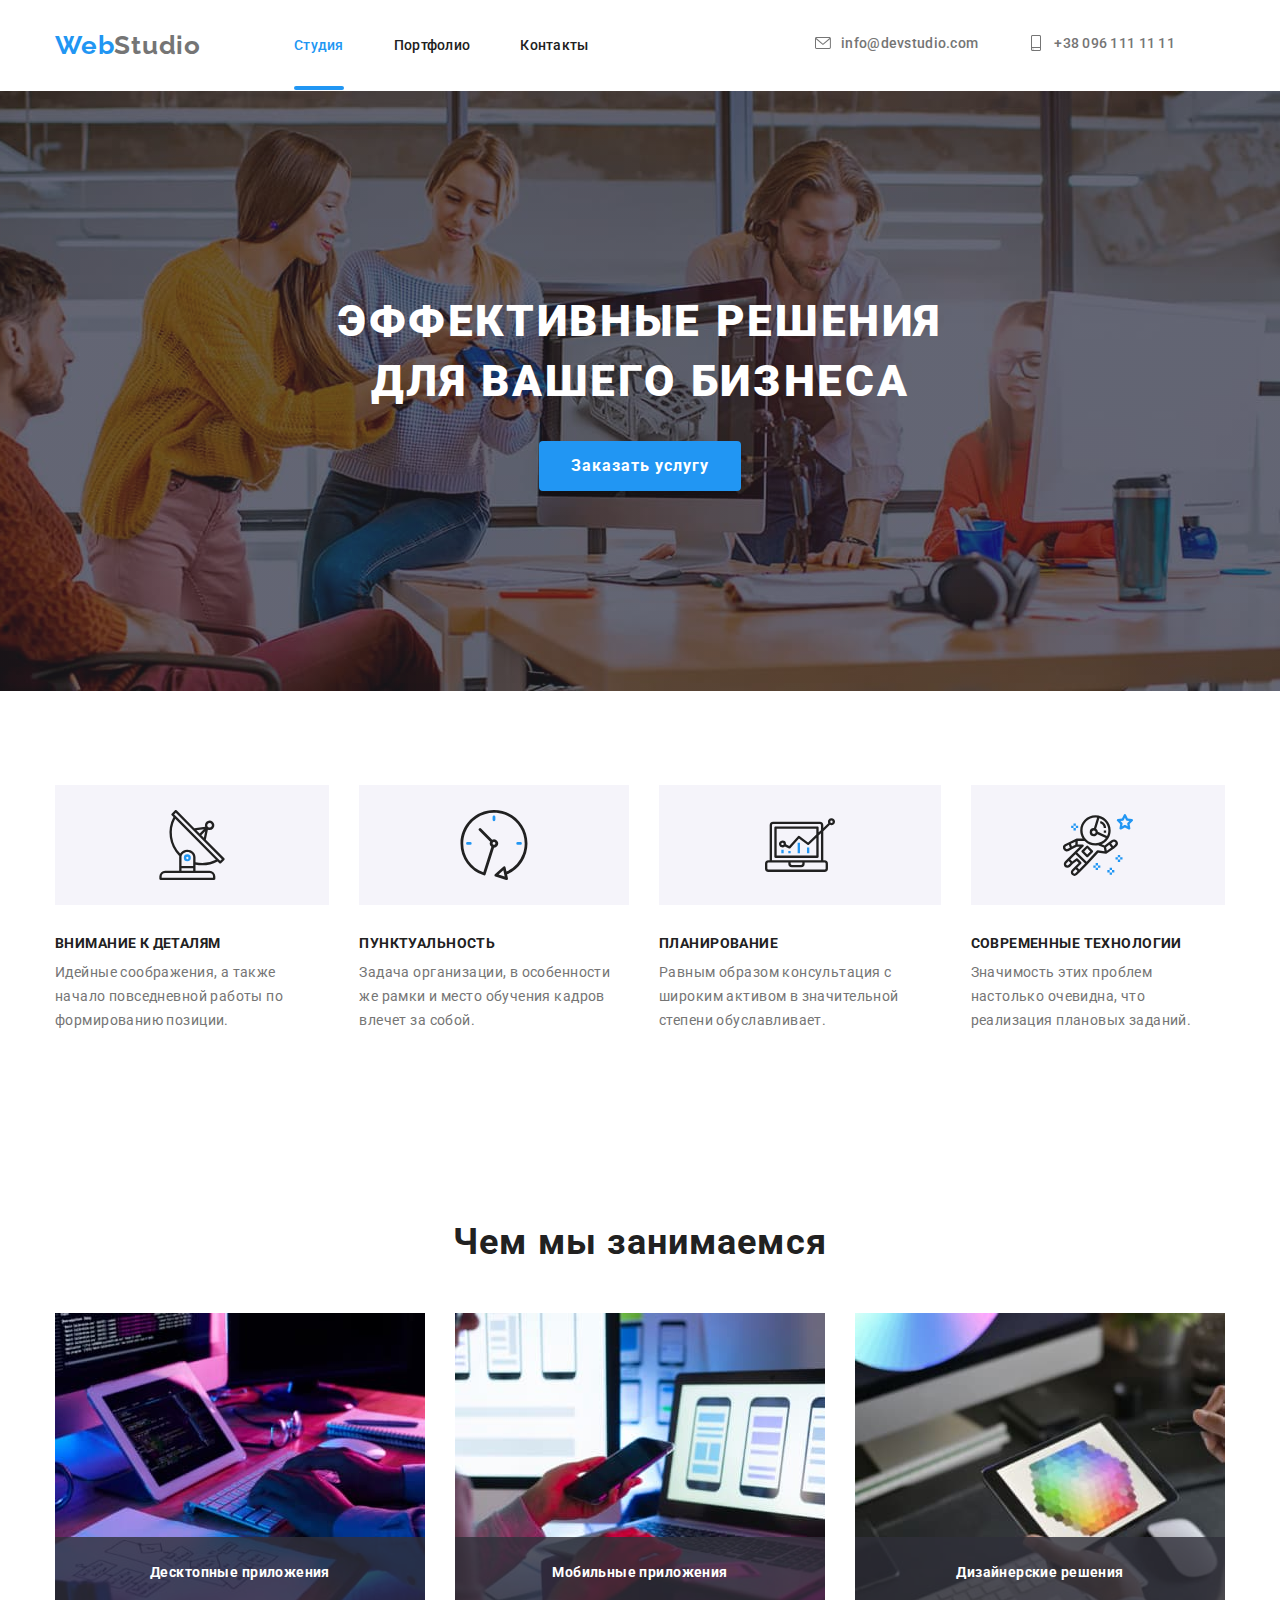
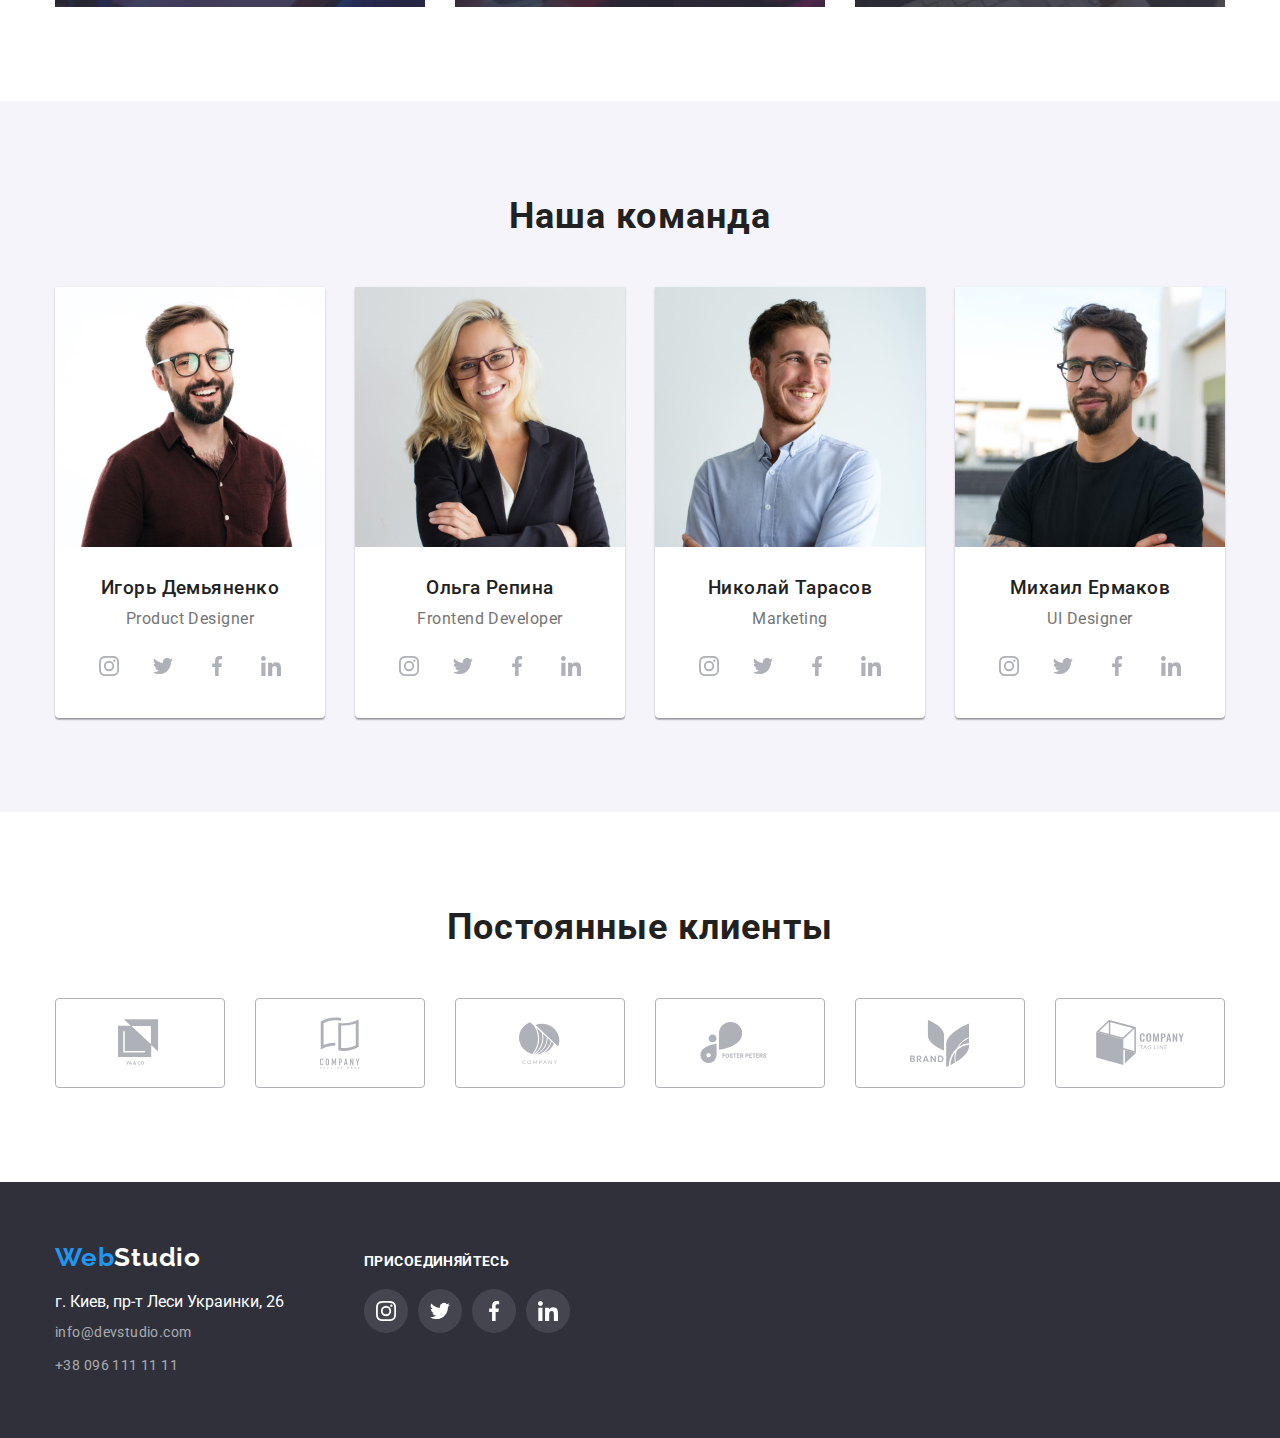
<file: index.html>
<!DOCTYPE html>
<html lang="ru">
  <head>
    <meta charset="UTF-8" />
    <meta name="viewport" content="width=device-width, initial-scale=1.0" />
    <title>WebStudio</title>
    <link rel="stylesheet" href="https://cdnjs.cloudflare.com/ajax/libs/modern-normalize/1.0.0/modern-normalize.css" />
    <link href="https://fonts.googleapis.com/css2?family=Raleway:wght@700&family=Roboto:wght@400;500;700;900&display=swap" rel="stylesheet" />
    <link rel="stylesheet" href="https://cdnjs.cloudflare.com/ajax/libs/animate.css/4.1.1/animate.min.css" />
    <link rel="stylesheet" href="./css/styles.css" />
  </head>
  <body>
    <!-- Header -->
    <header class="header index">
      <div class="container flexbox">
        <nav class="navigation flexbox">
          <a class="logo link animate__zoomIn" href="./index.html" aria-label="логотип веб студии"
            ><span class="logo-web" lang="en">Web</span><span lang="en">Studio</span></a
          >
          <ul class="navigation-list list flexbox">
            <li class="navigation-list-item"><a class="navigation-list-link link current" href="./index.html">Студия</a></li>
            <li class="navigation-list-item"><a class="navigation-list-link link" href="./portfolio.html">Портфолио</a></li>
            <li class="navigation-list-item"><a class="navigation-list-link link" href="">Контакты</a></li>
          </ul>
        </nav>
        <address class="header-address">
          <ul class="header-address-list list flexbox">
            <li class="header-address-item">
              <a class="header-address-link link" href="mailto:info@devstudio.com"
                ><svg class="mail-icon"><use href="./images/sprite.svg#icon-envelope"></use></svg>info@devstudio.com</a
              >
            </li>
            <li class="header-address-item">
              <a class="header-address-link link" href="tel:+380961111111">
                <svg class="phone-icon">
                  <use href="./images/sprite.svg#icon-smartphone"></use>
                </svg>
                +38 096 111 11 11
              </a>
            </li>
          </ul>
        </address>
      </div>
    </header>
    <main>
      <!-- Hero -->
      <section class="hero">
        <div class="container">
          <h1 class="hero-title">
            Эффективные решения<br />
            для вашего бизнеса
          </h1>
          <button class="modal-btn" type="button" data-modal-open>Заказать услугу</button>
        </div>
      </section>
      <!-- Advantages -->
      <section class="advantages">
        <div class="container">
          <h2 class="visually-hidden">Преимущества</h2>
          <ul class="advantages-list list flexbox">
            <li class="advantages-list-item antenna">
              <h3 class="advantages-subtitle">Внимание к деталям</h3>
              <p class="advantages-description">Идейные соображения, а также начало повседневной работы по формированию позиции.</p>
            </li>
            <li class="advantages-list-item clock">
              <h3 class="advantages-subtitle">Пунктуальность</h3>
              <p class="advantages-description">Задача организации, в особенности же рамки и место обучения кадров влечет за собой.</p>
            </li>
            <li class="advantages-list-item diagram">
              <h3 class="advantages-subtitle">Планирование</h3>
              <p class="advantages-description">Равным образом консультация с широким активом в значительной степени обуславливает.</p>
            </li>
            <li class="advantages-list-item astronaut">
              <h3 class="advantages-subtitle">Современные технологии</h3>
              <p class="advantages-description">Значимость этих проблем настолько очевидна, что реализация плановых заданий.</p>
            </li>
          </ul>
        </div>
      </section>
      <!-- About us -->
      <section class="about">
        <div class="container">
          <h2 class="section-title">Чем мы занимаемся</h2>
          <ul class="about-list list flexbox">
            <li class="about-list-item">
              <img
                class="about-list-img"
                src="images/about-us/job-1.jpg"
                alt="программист набирает код
                    на компьютере"
                width="370"
                height="294"
              />
              <p class="about-list-label">Десктопные приложения</p>
            </li>
            <li class="about-list-item">
              <img
                class="about-list-img"
                src="./images/about-us/job-2.jpg"
                alt="специалист держит смартфон перед компьютером с изображениями смартфонов"
                width="370"
                height="294"
              />
              <p class="about-list-label">Мобильные приложения</p>
            </li>
            <li class="about-list-item">
              <img
                class="about-list-img"
                src="./images/about-us/job-3.jpg"
                alt="дизайнер работает с цветовой схемой на планшете"
                width="370"
                height="294"
              />
              <p class="about-list-label">Дизайнерские решения</p>
            </li>
          </ul>
        </div>
      </section>
      <!-- Our team -->
      <section class="team">
        <div class="container">
          <h2 class="section-title">Наша команда</h2>
          <ul class="team-list list flexbox">
            <li class="team-list-item">
              <img class="team-list-img" src="./images/team/igor-dem.jpg" alt="Игорь Демьяненко" width="270" height="260" />
              <div class="team-item-text">
                <h3 class="team-subtitle">Игорь Демьяненко</h3>
                <p class="team-description" lang="en">Product Designer</p>
                <ul class="social-links-list list flexbox">
                  <li class="social-links-item">
                    <a href="" class="social-link link">
                      <svg class="social-link-icon"><use href="./images/sprite.svg#icon-instagram"></use></svg>
                    </a>
                  </li>
                  <li class="social-links-item">
                    <a href="" class="social-link link">
                      <svg class="social-link-icon"><use href="./images/sprite.svg#icon-twitter"></use></svg>
                    </a>
                  </li>
                  <li class="social-links-item">
                    <a href="" class="social-link link">
                      <svg class="social-link-icon"><use href="./images/sprite.svg#icon-facebook"></use></svg>
                    </a>
                  </li>
                  <li class="social-links-item">
                    <a href="" class="social-link link">
                      <svg class="social-link-icon"><use href="./images/sprite.svg#icon-linkedin"></use></svg>
                    </a>
                  </li>
                </ul>
              </div>
            </li>
            <li class="team-list-item">
              <img class="team-list-img" src="./images/team/olga-rep.jpg" alt="Ольга Репина" width="270" height="260" />
              <div class="team-item-text">
                <h3 class="team-subtitle">Ольга Репина</h3>
                <p class="team-description" lang="en">Frontend Developer</p>
                <ul class="social-links-list list flexbox">
                  <li class="social-links-item">
                    <a href="" class="social-link link">
                      <svg class="social-link-icon">
                        <use href="./images/sprite.svg#icon-instagram"></use>
                      </svg>
                    </a>
                  </li>
                  <li class="social-links-item">
                    <a href="" class="social-link link">
                      <svg class="social-link-icon">
                        <use href="./images/sprite.svg#icon-twitter"></use>
                      </svg>
                    </a>
                  </li>
                  <li class="social-links-item">
                    <a href="" class="social-link link">
                      <svg class="social-link-icon">
                        <use href="./images/sprite.svg#icon-facebook"></use>
                      </svg>
                    </a>
                  </li>
                  <li class="social-links-item">
                    <a href="" class="social-link link">
                      <svg class="social-link-icon">
                        <use href="./images/sprite.svg#icon-linkedin"></use>
                      </svg>
                    </a>
                  </li>
                </ul>
              </div>
            </li>
            <li class="team-list-item">
              <img class="team-list-img" src="./images/team/nikolai-tar.jpg" alt="Николай Тарасов" width="270" height="260" />
              <div class="team-item-text">
                <h3 class="team-subtitle">Николай Тарасов</h3>
                <p class="team-description" lang="en">Marketing</p>
                <ul class="social-links-list list flexbox">
                  <li class="social-links-item">
                    <a href="" class="social-link link">
                      <svg class="social-link-icon">
                        <use href="./images/sprite.svg#icon-instagram"></use>
                      </svg>
                    </a>
                  </li>
                  <li class="social-links-item">
                    <a href="" class="social-link link">
                      <svg class="social-link-icon">
                        <use href="./images/sprite.svg#icon-twitter"></use>
                      </svg>
                    </a>
                  </li>
                  <li class="social-links-item">
                    <a href="" class="social-link link">
                      <svg class="social-link-icon">
                        <use href="./images/sprite.svg#icon-facebook"></use>
                      </svg>
                    </a>
                  </li>
                  <li class="social-links-item">
                    <a href="" class="social-link link">
                      <svg class="social-link-icon">
                        <use href="./images/sprite.svg#icon-linkedin"></use>
                      </svg>
                    </a>
                  </li>
                </ul>
              </div>
            </li>
            <li class="team-list-item">
              <img class="team-list-img" src="./images/team/mikhail-erm.jpg" alt="Михаил Ермаков" width="270" height="260" />
              <div class="team-item-text">
                <h3 class="team-subtitle">Михаил Ермаков</h3>
                <p class="team-description" lang="en">UI Designer</p>
                <ul class="social-links-list list flexbox">
                  <li class="social-links-item">
                    <a href="" class="social-link link">
                      <svg class="social-link-icon">
                        <use href="./images/sprite.svg#icon-instagram"></use>
                      </svg>
                    </a>
                  </li>
                  <li class="social-links-item">
                    <a href="" class="social-link link">
                      <svg class="social-link-icon">
                        <use href="./images/sprite.svg#icon-twitter"></use>
                      </svg>
                    </a>
                  </li>
                  <li class="social-links-item">
                    <a href="" class="social-link link">
                      <svg class="social-link-icon">
                        <use href="./images/sprite.svg#icon-facebook"></use>
                      </svg>
                    </a>
                  </li>
                  <li class="social-links-item">
                    <a href="" class="social-link link">
                      <svg class="social-link-icon">
                        <use href="./images/sprite.svg#icon-linkedin"></use>
                      </svg>
                    </a>
                  </li>
                </ul>
              </div>
            </li>
          </ul>
        </div>
      </section>
      <!-- Our clients -->
      <section class="clients">
        <div class="container">
          <h2 class="section-title">Постоянные клиенты</h2>
          <ul class="client-list list flexbox">
            <li class="client-list-item">
              <a href="" class="client-list-link">
                <svg class="client-link-icon" width="44.27" height="49.23">
                  <use href="./images/sprite.svg#icon-logo-1"></use>
                </svg>
              </a>
            </li>
            <li class="client-list-item">
              <a href="" class="client-list-link">
                <svg class="client-link-icon" width="40" height="52">
                  <use href="./images/sprite.svg#icon-logo-2"></use>
                </svg>
              </a>
            </li>
            <li class="client-list-item">
              <a href="" class="client-list-link">
                <svg class="client-link-icon" width="41" height="42.6">
                  <use href="./images/sprite.svg#icon-logo-3"></use>
                </svg>
              </a>
            </li>
            <li class="client-list-item">
              <a href="" class="client-list-link">
                <svg class="client-link-icon" width="79.66" height="42">
                  <use href="./images/sprite.svg#icon-logo-4"></use>
                </svg>
              </a>
            </li>
            <li class="client-list-item">
              <a href="" class="client-list-link">
                <svg class="client-link-icon" width="59" height="47">
                  <use href="./images/sprite.svg#icon-logo-5"></use>
                </svg>
              </a>
            </li>
            <li class="client-list-item">
              <a href="" class="client-list-link">
                <svg class="client-link-icon" width="88.48" height="45.44">
                  <use href="./images/sprite.svg#icon-logo-6"></use>
                </svg>
              </a>
            </li>
          </ul>
        </div>
      </section>
    </main>
    <!-- Contact info -->
    <footer class="footer">
      <div class="container flexbox">
        <div class="footer-address">
          <a class="logo link" href="./index.html"><span class="logo-web" lang="en">Web</span><span lang="en">Studio</span></a>
          <address class="address">
            <ul class="footer-address-list list">
              <li class="footer-address-list-item">
                <a class="footer-address-list-link-location link" href="https://goo.gl/maps/ShxmfAcCWu9pEMcT8" target="_blank">
                  г. Киев, пр-т Леси Украинки, 26
                </a>
              </li>
              <li class="footer-address-list-item">
                <a class="footer-address-list-link link" href="mailto:info@devstudio.com">info@devstudio.com</a>
              </li>
              <li class="footer-address-list-item">
                <a class="footer-address-list-link link" href="tel:+380961111111">+38 096 111 11 11</a>
              </li>
            </ul>
          </address>
        </div>
        <div class="footer-social-links">
          <b>Присоединяйтесь</b>
          <ul class="footer-social-links-list list flexbox">
            <li class="footer-social-links-item">
              <a href="" class="footer-social-link link">
                <svg class="footer-social-link-icon">
                  <use href="./images/sprite.svg#icon-instagram"></use>
                </svg>
              </a>
            </li>
            <li class="footer-social-links-item">
              <a href="" class="footer-social-link link">
                <svg class="footer-social-link-icon">
                  <use href="./images/sprite.svg#icon-twitter"></use>
                </svg>
              </a>
            </li>
            <li class="footer-social-links-item">
              <a href="" class="footer-social-link link">
                <svg class="footer-social-link-icon">
                  <use href="./images/sprite.svg#icon-facebook"></use>
                </svg>
              </a>
            </li>
            <li class="footer-social-links-item">
              <a href="" class="footer-social-link link">
                <svg class="footer-social-link-icon">
                  <use href="./images/sprite.svg#icon-linkedin"></use>
                </svg>
              </a>
            </li>
          </ul>
        </div>
      </div>
    </footer>
    <div class="backdrop is-hidden" data-modal>
      <div class="modal">
        <button type="button" class="modal-close-btn flexbox" data-modal-close>
          <svg class="modal-btn-icon">
            <use href="./images/sprite.svg#close-btn-icon"></use>
          </svg>
        </button>
      </div>
    </div>
    <script src="./js/modal.js"></script>
  </body>
</html>
</file>
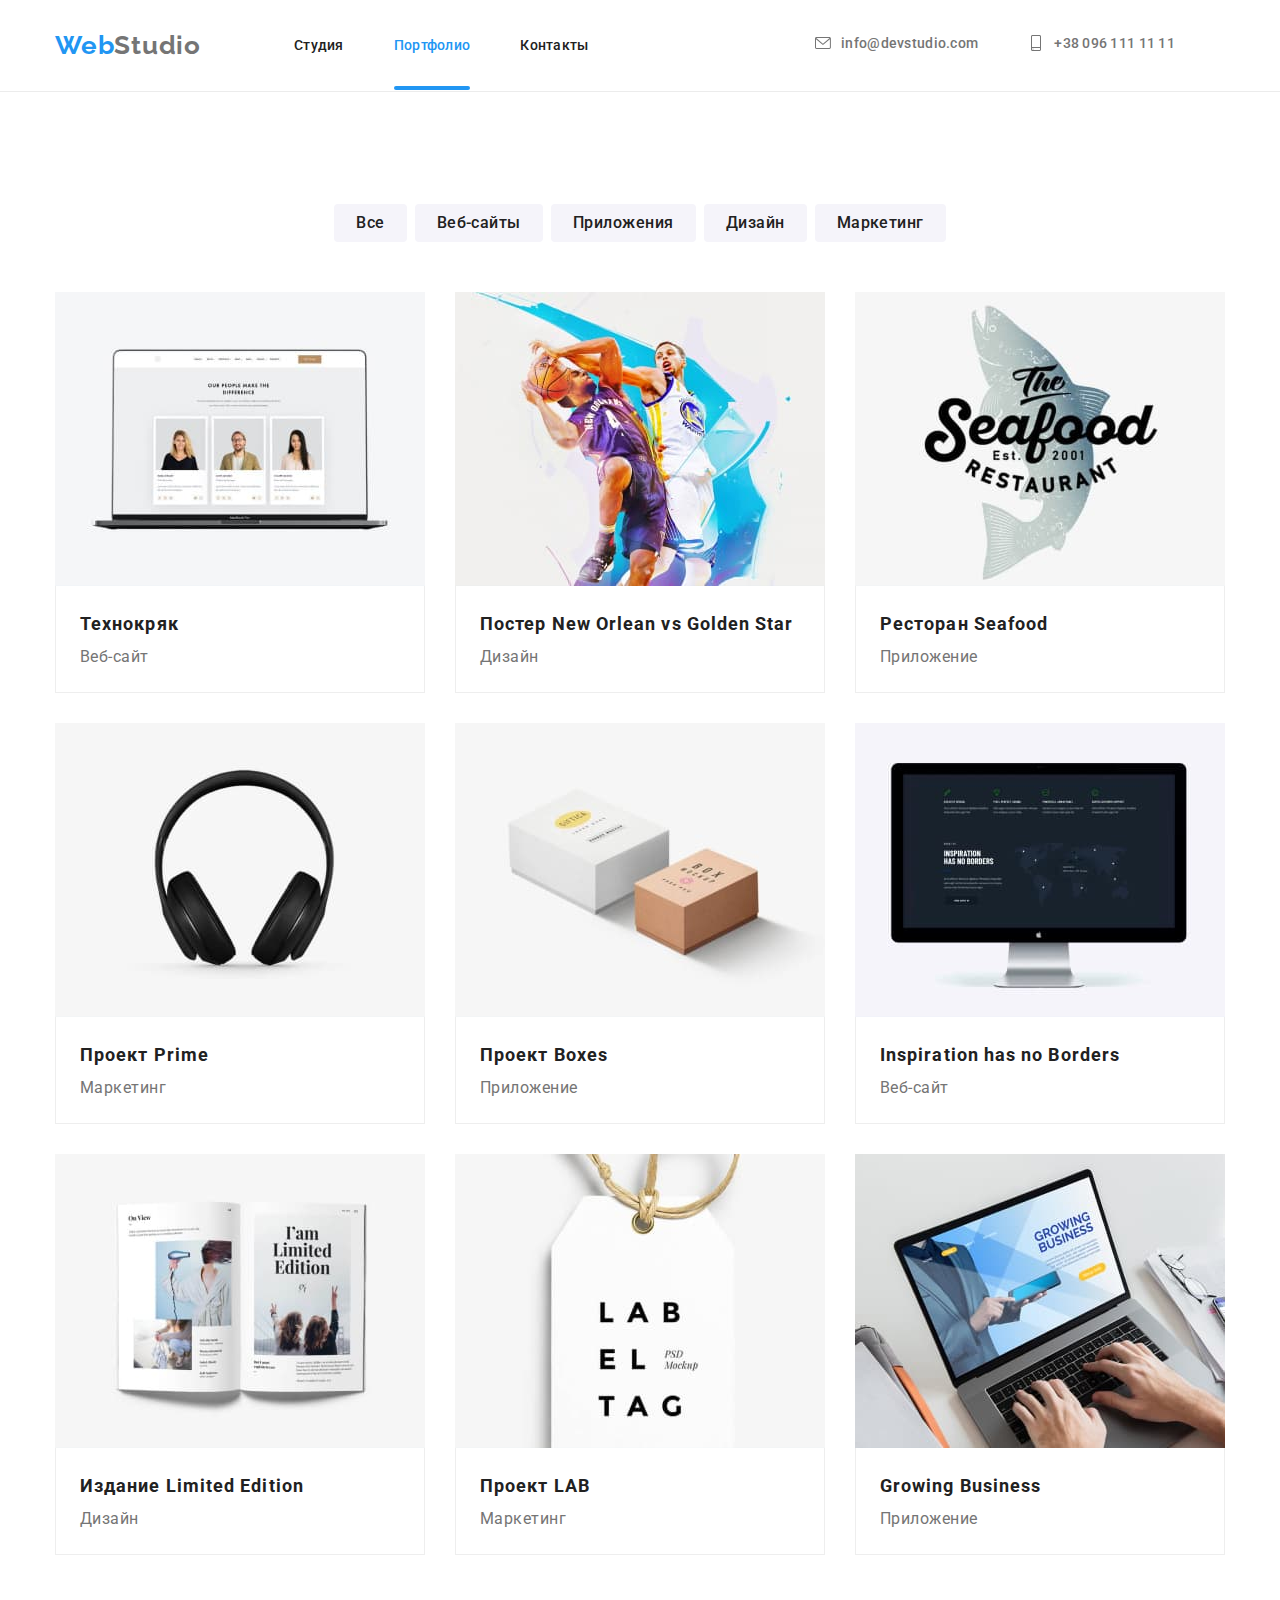
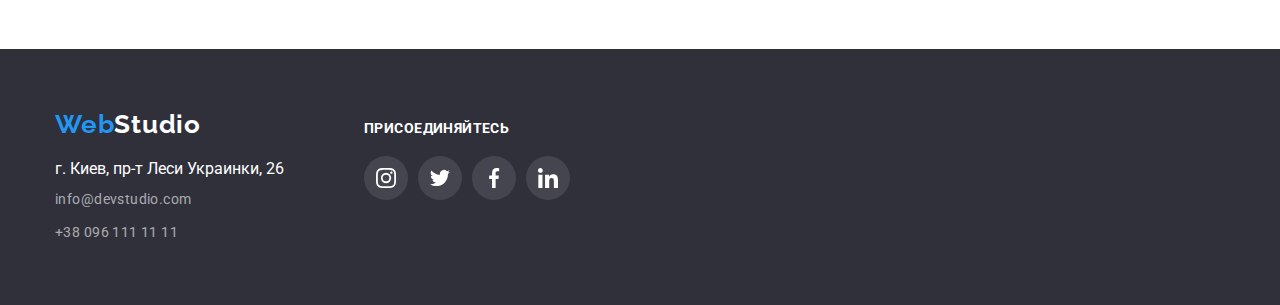
<file: portfolio.html>
<!DOCTYPE html>
<html lang="en">
  <head>
    <meta charset="UTF-8" />
    <meta name="viewport" content="width=device-width, initial-scale=1.0" />
    <title>Портфолио</title>
    <link rel="stylesheet" href="https://cdnjs.cloudflare.com/ajax/libs/modern-normalize/1.0.0/modern-normalize.css" />
    <link href="https://fonts.googleapis.com/css2?family=Raleway:wght@700&family=Roboto:wght@400;500;700;900&display=swap" rel="stylesheet" />
    <link rel="stylesheet" href="https://cdnjs.cloudflare.com/ajax/libs/animate.css/4.1.1/animate.min.css" />
    <link rel="stylesheet" href="./css/styles.css" />
  </head>
  <body>
    <!-- Header -->
    <header class="header">
      <div class="container flexbox">
        <nav class="navigation flexbox">
          <a class="logo link animate__zoomIn" href="./index.html" aria-label="логотип веб студии"
            ><span class="logo-web" lang="en">Web</span><span lang="en">Studio</span></a
          >
          <ul class="navigation-list list flexbox">
            <li class="navigation-list-item"><a class="navigation-list-link link" href="./index.html">Студия</a></li>
            <li class="navigation-list-item"><a class="navigation-list-link link current" href="./portfolio.html">Портфолио</a></li>
            <li class="navigation-list-item"><a class="navigation-list-link link" href="">Контакты</a></li>
          </ul>
        </nav>
        <address class="header-address">
          <ul class="header-address-list list flexbox">
            <li class="header-address-item">
              <a class="header-address-link link" href="mailto:info@devstudio.com"
                ><svg class="mail-icon">
                  <use href="./images/sprite.svg#icon-envelope"></use>
                </svg>
                info@devstudio.com
              </a>
            </li>
            <li class="header-address-item">
              <a class="header-address-link link" href="tel:+380961111111"
                ><svg class="phone-icon">
                  <use href="./images/sprite.svg#icon-smartphone"></use>
                </svg>
                +38 096 111 11 11
              </a>
            </li>
          </ul>
        </address>
      </div>
    </header>
    <main>
      <!-- Portfolio -->
      <section class="portfolio">
        <div class="container">
          <h1 class="visually-hidden">Наши работы</h1>
             
          <ul class="filter-list list flexbox">
            <li class="filter-list-item"><button class="filter-list-btn" type="button">Все</button></li>
            <li class="filter-list-item"><button class="filter-list-btn" type="button">Веб-сайты</button></li>
            <li class="filter-list-item"><button class="filter-list-btn" type="button">Приложения</button></li>
            <li class="filter-list-item"><button class="filter-list-btn" type="button">Дизайн</button></li>
            <li class="filter-list-item"><button class="filter-list-btn" type="button">Маркетинг</button></li>
          </ul>
          <ul class="portfolio-list list flexbox">
            <li class="portfolio-list-item">
              <a href="" class="portfolio-list-link link">
                <div class="portfolio-thumb">
                  <img class="portfolio-list-img" src="./images/our-works/tech-crack.jpg" alt="Веб-сайт Технокряк" width="370" height="294" />
                  <p class="portfolio-list-overlay">
                    Технокряк это современная площадка распространения коронавируса. Компании используют эту платформу для цифрового шпионажа и атак
                    на защищённые сервера конкурентов.
                  </p>
                </div>
                <div class="portfolio-item-text">
                  <h2 class="portfolio-item-title">Технокряк</h2>
                  <p class="portfolio-item-descr">Веб-сайт</p>
                </div>
              </a>
            </li>
            <li class="portfolio-list-item">
              <a href="" class="portfolio-list-link link">
                <div class="portfolio-thumb">
                  <img
                    class="portfolio-list-img"
                    src="./images/our-works/poster-neworlean.jpg"
                    alt="постер Новый Орлеан против Голден Стар"
                    width="370"
                    height="294"
                  />
                  <p class="portfolio-list-overlay">
                    Технокряк это современная площадка распространения коронавируса. Компании используют эту платформу для цифрового шпионажа и атак
                    на защищённые сервера конкурентов.
                  </p>
                </div>
                <div class="portfolio-item-text">
                  <h2 class="portfolio-item-title">Постер <span lang="en">New Orlean vs Golden Star</span></h2>
                  <p class="portfolio-item-descr">Дизайн</p>
                </div>
              </a>
            </li>
            <li class="portfolio-list-item">
              <a href="" class="portfolio-list-link link">
                <div class="portfolio-thumb">
                  <img
                    class="portfolio-list-img"
                    src="./images/our-works/restaurant-seafood.jpg"
                    alt="Приложение Ресторан Сифуд"
                    width="370"
                    height="294"
                  />
                  <p class="portfolio-list-overlay">
                    Технокряк это современная площадка распространения коронавируса. Компании используют эту платформу для цифрового шпионажа и атак
                    на защищённые сервера конкурентов.
                  </p>
                </div>
                <div class="portfolio-item-text">
                  <h2 class="portfolio-item-title">Ресторан <span lang="en">Seafood</span></h2>
                  <p class="portfolio-item-descr">Приложение</p>
                </div>
              </a>
            </li>
            <li class="portfolio-list-item">
              <a href="" class="portfolio-list-link link">
                <div class="portfolio-thumb">
                  <img class="portfolio-list-img" src="./images/our-works/project-prime.jpg" alt="Маркетинг проекта Прайм" width="370" height="294" />
                  <p class="portfolio-list-overlay">
                    Технокряк это современная площадка распространения коронавируса. Компании используют эту платформу для цифрового шпионажа и атак
                    на защищённые сервера конкурентов.
                  </p>
                </div>
                <div class="portfolio-item-text">
                  <h2 class="portfolio-item-title">Проект <span lang="en">Prime</span></h2>
                  <p class="portfolio-item-descr">Маркетинг</p>
                </div>
              </a>
            </li>
            <li class="portfolio-list-item">
              <a href="" class="portfolio-list-link link">
                <div class="portfolio-thumb">
                  <img
                    class="portfolio-list-img"
                    src="./images/our-works/project-boxes.jpg"
                    alt="Приложение Проект коробки"
                    width="370"
                    height="294"
                  />
                  <p class="portfolio-list-overlay">
                    Технокряк это современная площадка распространения коронавируса. Компании используют эту платформу для цифрового шпионажа и атак
                    на защищённые сервера конкурентов.
                  </p>
                </div>
                <div class="portfolio-item-text">
                  <h2 class="portfolio-item-title">Проект <span lang="en">Boxes</span></h2>
                  <p class="portfolio-item-descr">Приложение</p>
                </div>
              </a>
            </li>
            <li class="portfolio-list-item">
              <a href="" class="portfolio-list-link link">
                <div class="portfolio-thumb">
                  <img
                    class="portfolio-list-img"
                    src="./images/our-works/inspiration-wo-borders.jpg"
                    alt="Веб-сайт Вдохновение не имеет границ"
                    width="370"
                    height="294"
                  />
                  <p class="portfolio-list-overlay">
                    Технокряк это современная площадка распространения коронавируса. Компании используют эту платформу для цифрового шпионажа и атак
                    на защищённые сервера конкурентов.
                  </p>
                </div>
                <div class="portfolio-item-text">
                  <h2 class="portfolio-item-title"><span lang="en">Inspiration has no Borders</span></h2>
                  <p class="portfolio-item-descr">Веб-сайт</p>
                </div>
              </a>
            </li>
            <li class="portfolio-list-item">
              <a href="" class="portfolio-list-link link">
                <div class="portfolio-thumb">
                  <img
                    class="portfolio-list-img"
                    src="./images/our-works/limited-edition.jpg"
                    alt="Дизайн издания Лимитед Эдишн"
                    width="370"
                    height="294"
                  />
                  <p class="portfolio-list-overlay">
                    Технокряк это современная площадка распространения коронавируса. Компании используют эту платформу для цифрового шпионажа и атак
                    на защищённые сервера конкурентов.
                  </p>
                </div>
                <div class="portfolio-item-text">
                  <h2 class="portfolio-item-title">Издание <span lang="en">Limited Edition</span></h2>
                  <p class="portfolio-item-descr">Дизайн</p>
                </div>
              </a>
            </li>
            <li class="portfolio-list-item">
              <a href="" class="portfolio-list-link link">
                <div class="portfolio-thumb">
                  <img class="portfolio-list-img" src="./images/our-works/project-lab.jpg" alt="Маркетинг проекта Лаб" width="370" height="294" />
                  <p class="portfolio-list-overlay">
                    Технокряк это современная площадка распространения коронавируса. Компании используют эту платформу для цифрового шпионажа и атак
                    на защищённые сервера конкурентов.
                  </p>
                </div>
                <div class="portfolio-item-text">
                  <h2 class="portfolio-item-title">Проект <span lang="en">LAB</span></h2>
                  <p class="portfolio-item-descr">Маркетинг</p>
                </div>
              </a>
            </li>
            <li class="portfolio-list-item">
              <a href="" class="portfolio-list-link link">
                <div class="portfolio-thumb">
                  <img
                    class="portfolio-list-img"
                    src="./images/our-works/growing-business.jpg"
                    alt="Приложение растущий бизнес"
                    width="370"
                    height="294"
                  />
                  <p class="portfolio-list-overlay">
                    Технокряк это современная площадка распространения коронавируса. Компании используют эту платформу для цифрового шпионажа и атак
                    на защищённые сервера конкурентов.
                  </p>
                </div>
                <div class="portfolio-item-text">
                  <h2 class="portfolio-item-title"><span lang="en">Growing Business</span></h2>
                  <p class="portfolio-item-descr">Приложение</p>
                </div>
              </a>
            </li>
          </ul>
        </div>
      </section>
    </main>
    <!-- Contact info -->
    <footer class="footer">
      <div class="container flexbox">
        <div class="footer-address">
          <a class="logo link" href="./index.html"><span class="logo-web" lang="en">Web</span><span lang="en">Studio</span></a>
          <address class="address">
            <ul class="footer-address-list list">
              <li class="footer-address-list-item">
                <a class="footer-address-list-link-location link" href="https://goo.gl/maps/ShxmfAcCWu9pEMcT8" target="_blank"
                  >г. Киев, пр-т Леси Украинки, 26</a
                >
              </li>
              <li class="footer-address-list-item">
                <a class="footer-address-list-link link" href="mailto:info@devstudio.com">info@devstudio.com</a>
              </li>
              <li class="footer-address-list-item">
                <a class="footer-address-list-link link" href="tel:+380961111111">+38 096 111 11 11</a>
              </li>
            </ul>
          </address>
        </div>
        <div class="footer-social-links">
          <b>Присоединяйтесь</b>
          <ul class="footer-social-links-list list flexbox">
            <li class="footer-social-links-item">
              <a href="" class="footer-social-link link">
                <svg class="footer-social-link-icon">
                  <use href="./images/sprite.svg#icon-instagram"></use>
                </svg>
              </a>
            </li>
            <li class="footer-social-links-item">
              <a href="" class="footer-social-link link">
                <svg class="footer-social-link-icon">
                  <use href="./images/sprite.svg#icon-twitter"></use>
                </svg>
              </a>
            </li>
            <li class="footer-social-links-item">
              <a href="" class="footer-social-link link">
                <svg class="footer-social-link-icon">
                  <use href="./images/sprite.svg#icon-facebook"></use>
                </svg>
              </a>
            </li>
            <li class="footer-social-links-item">
              <a href="" class="footer-social-link link">
                <svg class="footer-social-link-icon">
                  <use href="./images/sprite.svg#icon-linkedin"></use>
                </svg>
              </a>
            </li>
          </ul>
        </div>
      </div>
    </footer>
  </body>
</html>
</file>
<file: css/styles.css>
:root {
  --main-font: "Roboto", sans-serif;
  --secondary-font: "Raleway", sans-serif;
  --main-color: #757575;
  --nav-link-color: #212121;
  --header-address-color: #757575;
  --header-logo-color: #000000;
  --heade-border: #ececec;
  --accent-color: #2196f3;
  --hero-color: #ffffff;
  --hero-btn-color: #ffffff;
  --section-title-color: #212121;
  --advantages-icon-bgc: #f5f4fa;
  --our-team-section-bgc: #f5f4fa;
  --our-team-social-icon: #afb1b8;
  --our-team-social-icon-accent: #ffffff;
  --client-link-color: #afb1b8;
  --footer-logo-color: #ffffff;
  --footer-address-color: rgba(255, 255, 255, 0.6);
  --footer-address-location-color: #ffffff;
  --footer-bgc: #2f303a;
  --portfolio-btn-txt-color: #212121;
  --portfolio-btn-color: #f5f4fa;
  --portfolio-btn-accent: #ffffff;
  --portfolio-item-border-color: #eeeeee;
}

*,
::before,
::after {
  box-sizing: border-box;
  margin: 0;
  padding: 0;
}

:focus {
  outline: none;
}

html {
  box-sizing: inherit;
}

body {
  font-family: var(--main-font);
  font-style: normal;
  color: var(--main-color);
}

img {
  display: block;
  max-width: 100%;
  height: auto;
}

address {
  font-style: normal;
}

.list {
  list-style: none;
}

.link {
  text-decoration: none;
}

.container {
  width: 1200px;
  padding: 0 15px;
  margin: 0 auto;
}

.flexbox {
  display: flex;
}

.visually-hidden {
  position: absolute;
  clip: rect(0 0 0 0);
  width: 1px;
  height: 1px;
  margin: -1px;
  border: 0;
  padding: 0;
  overflow: hidden;
}

/* ========== Components ========== */

.link.current {
  position: relative;

  color: var(--accent-color);
}

.link.current::after {
  content: "";

  display: inline-block;
  position: absolute;
  left: 0;
  bottom: -37px;

  width: 100%;
  height: 4px;
  border-radius: 2px;

  background-color: var(--accent-color);
}
.section-title {
  margin-bottom: 50px;

  font-weight: 700;
  font-size: 36px;
  line-height: 1.167;
  text-align: center;
  letter-spacing: 0.03em;

  color: var(--section-title-color);
}

.backdrop {
  position: fixed;
  top: 0;
  left: 0;

  width: 100%;
  height: 100%;

  background-color: rgba(0, 0, 0, 0.2);
  transition: all 500ms linear;
}

.backdrop.is-hidden {
  opacity: 0;
  visibility: hidden;
  pointer-events: none;

  transition: all 500ms linear 700ms;
}

.backdrop.is-hidden .modal {
  transform: translate(-50%, -50%) scale(0);
  transition: transform 1000ms ease-in-out;
}

.modal {
  position: absolute;
  top: 50%;
  left: 50%;

  transform: translate(-50%, -50%) scale(1);

  width: 528px;
  height: 581px;

  background-color: #fff;

  transition: transform 1000ms ease-in-out 500ms;
}

.modal-close-btn {
  position: absolute;
  top: 8px;
  right: 8px;

  width: 30px;
  height: 30px;

  border: 1px solid rgba(0, 0, 0, 0.1);
  border-radius: 50%;
  cursor: pointer;

  align-items: center;
  justify-content: center;
}

.modal-btn-icon {
  width: 18px;
  height: 18px;
}

/* ========== End Components ========== */

/* ========== Header ========== */
.header {
  padding: 30px 0;

  border-bottom: 1px solid var(--heade-border);
}

.header.index {
  border-style: none;
}

.header .container,
.navigation,
.navigation-list,
.header-address-list {
  align-items: center;
}

.logo {
  animation-duration: 1500ms;

  margin-right: 93px;

  font-family: var(--secondary-font);
  font-weight: 700;
  font-size: 26px;
  line-height: 1.192;
  letter-spacing: 0.03em;

  color: var(--logo-color);
}

.logo-web {
  color: var(--accent-color);
}

.navigation-list-item:not(:last-child) {
  margin-right: 50px;
}
/* .navigation-list {
  display: flex;
  justify-content: space-between;
} */

.navigation-list-link,
.header-address-link {
  font-weight: 500;
  font-size: 14px;
  line-height: 1.143;
  letter-spacing: 0.02em;
}

.navigation-list-link {
  color: var(--nav-link-color);

  transition: color 250ms cubic-bezier(0.4, 0, 0.2, 1);
}

.navigation-list-link:hover,
.navigation-list-link:focus,
.header-address-link:hover,
.header-address-link:focus {
  color: var(--accent-color);
}

.header-address {
  margin-left: auto;
}

.header-address-link {
  display: inline-flex;
  align-items: center;

  font-style: normal;
  color: var(--header-address-color);

  transition: color 250ms cubic-bezier(0.4, 0, 0.2, 1);
}

.mail-icon,
.phone-icon {
  width: 16px;
  height: 16px;
  margin-right: 10px;

  fill: currentColor;
}

.header-address-link:not(last-child) {
  margin-right: 50px;
}
/* ========== End Header ========== */

/* ========== Hero ========== */

.hero {
  height: 600px;
  max-width: 1600px;
  margin: 0 auto;
  padding: 200px 0;

  background-image: linear-gradient(to right, rgba(47, 48, 58, 0.4), rgba(47, 48, 58, 0.4)), url(../images/hero/hero-img.jpg);
  background-size: cover;
  background-repeat: no-repeat;
  background-position: center;

  text-align: center;
}

.hero-title {
  margin-bottom: 30px;

  font-weight: 900;
  font-size: 44px;
  line-height: 1.364;

  letter-spacing: 0.06em;
  text-transform: uppercase;

  color: var(--hero-color);
}

.modal-btn {
  display: inline-block;
  padding: 10px 32px;

  border-style: none;
  border-radius: 4px;

  box-shadow: 0px 4px 4px rgba(0, 0, 0, 0.15);

  background-color: var(--accent-color);
  color: var(--hero-btn-color);

  font-weight: 700;
  font-size: 16px;
  line-height: 1.875;
  letter-spacing: 0.06em;
}

.modal-btn:hover,
.modal-btn:focus {
  border-style: none;
}

/* ========== End Hero ========== */

/* ========== Advantages ========== */

.advantages {
  padding: 94px 0;
}

.advantages-list-item:not(:last-child) {
  margin-right: 30px;
}

.advantages-list-item::before {
  display: block;
  content: "";

  height: 120px;

  background-color: var(--our-team-section-bgc);
  background-size: 70px 70px;
  background-repeat: no-repeat;
  background-position: center;
}

.advantages-list-item.antenna::before {
  background-image: url(../images/advantages/antenna.svg);
}

.advantages-list-item.clock::before {
  background-image: url(../images/advantages/clock.svg);
}

.advantages-list-item.diagram::before {
  background-image: url(../images/advantages/diagram.svg);
}

.advantages-list-item.astronaut::before {
  background-image: url(../images/advantages/astronaut.svg);
}

.advantages-subtitle {
  margin-top: 30px;
  margin-bottom: 10px;

  font-weight: 700;
  font-size: 14px;
  line-height: 1.143;
  letter-spacing: 0.03em;
  text-transform: uppercase;

  color: var(--section-title-color);
}

.advantages-description {
  font-weight: 400;
  font-size: 14px;
  line-height: 1.714;
  letter-spacing: 0.03em;
}

/* ========== End Advantages ========== */

/* ========== About us ========== */
.about {
  padding: 94px 0;
}

.about-list {
  flex-wrap: wrap;
}

.about-list-item {
  position: relative;

  margin-right: 30px;

  width: calc((100% - 2 * 30px) / 3);
}

.about-list-item:nth-child(3n) {
  margin-right: 0;
}

.about-list-label {
  position: absolute;

  left: 0;
  bottom: 0;

  width: 100%;
  padding: 27px 0;

  font-size: 14px;
  font-weight: 700;
  line-height: 1.143;
  letter-spacing: 0.03em;
  text-align: center;

  color: var(--hero-color);
  background: rgba(47, 48, 58, 0.8);
}

/* ========== End About us ========== */

/* ========== Our team ========== */

.team {
  padding: 94px 0;

  background-color: var(--our-team-section-bgc);
}

.team-list {
  flex-wrap: wrap;
}

.team-list-item {
  margin-right: 30px;

  background: #ffffff;
  box-shadow: 0px 1px 3px rgba(0, 0, 0, 0.12), 0px 1px 1px rgba(0, 0, 0, 0.14), 0px 2px 1px rgba(0, 0, 0, 0.2);
  border-radius: 0px 0px 4px 4px;

  width: calc((100% - 3 * 30px) / 4);
}

.team-list-item:nth-child(4n) {
  margin-right: 0;
}

.team-item-text {
  margin: 30px 0;

  font-size: 16px;
  line-height: 1.188;
  text-align: center;
  letter-spacing: 0.03em;
}

.team-subtitle {
  margin-bottom: 10px;

  font-weight: 500;

  color: var(--section-title-color);
}

.team-description {
  font-weight: 400;
  display: inline-block;
  margin-bottom: 16px;
}

.social-links-list {
  align-items: center;
  justify-content: space-between;
  margin: 0 32px 30px;
}

.social-link {
  display: block;
  height: 44px;
  border-radius: 50%;

  color: var(--our-team-social-icon);

  transition: color 250ms cubic-bezier(0.4, 0, 0.2, 1), background-color 250ms cubic-bezier(0.4, 0, 0.2, 1);
}

.social-link:hover,
.social-link:focus {
  color: var(--our-team-social-icon-accent);
  background-color: var(--accent-color);
}
.social-link-icon {
  width: 44px;
  height: 44px;
  fill: currentColor;
}

/* ========== End Our team ========== */

/* ========== Clients ========== */
.clients {
  padding: 94px 0;
}

.client-list-item {
  width: calc((100% - 5 * 30px) / 6);
}

.client-list-item:not(:last-child) {
  margin-right: 30px;
}

.client-list-link {
  width: 100%;
  height: 90px;

  display: flex;
  align-items: center;
  justify-content: center;

  color: var(--client-link-color);
  border: 1px solid var(--client-link-color);
  border-radius: 4px;

  transition: color 250ms cubic-bezier(0.4, 0, 0.2, 1), border 250ms cubic-bezier(0.4, 0, 0.2, 1);
}

.client-list-link:hover,
.client-list-link:focus {
  color: var(--accent-color);
  border: 1px solid var(--accent-color);
}

.client-link-icon {
  fill: currentColor;
}

/* ========== End Clients ========== */

/*  ========== Footer ========== */
.footer {
  padding: 60px 0;

  background-color: var(--footer-bgc);
}

.footer .container {
  align-items: baseline;
}

.footer .logo {
  display: inline-block;
  margin-bottom: 20px;

  color: var(--footer-logo-color);
}

.footer-address {
  margin-right: 70px;
}

.footer-address-list-item:not(:last-child) {
  margin-bottom: 9px;
}

.footer-address-list-link {
  font-weight: 400;
  font-size: 14px;
  line-height: 1.714;
  letter-spacing: 0.03em;

  color: var(--footer-address-color);

  transition: color 250ms cubic-bezier(0.4, 0, 0.2, 1);
}

.footer-address-list-link-location {
  color: var(--footer-address-location-color);

  transition: color 250ms cubic-bezier(0.4, 0, 0.2, 1);
}

.footer-address-list-link:hover,
.footer-address-list-link:focus,
.footer-address-list-link-location:hover,
.footer-address-list-link-location:focus {
  color: var(--accent-color);
}

.footer-social-links b {
  display: inline-block;
  margin-bottom: 20px;

  font-weight: 700;
  font-size: 14px;
  line-height: 1.143;
  letter-spacing: 0.03em;
  text-transform: uppercase;

  color: var(--footer-logo-color);
}

.footer-social-links-item:not(:last-child) {
  margin-right: 10px;
}

.footer-social-link {
  display: block;
  height: 44px;

  color: white;

  background-color: rgba(255, 255, 255, 10%);
  border-radius: 50%;

  transition: background-color 250ms cubic-bezier(0.4, 0, 0.2, 1);
}

.footer-social-link:hover,
.footer-social-link:focus {
  background-color: var(--accent-color);
}

.footer-social-link-icon {
  width: 44px;
  height: 44px;
  fill: currentColor;
}

/*  ========== End Footer ========== */

/*  ========== Portfolio ========== */
.portfolio {
  padding: 94px 0;
}

.filter-list {
  margin-bottom: 50px;

  justify-content: center;
}

.filter-list-item:not(:last-child) {
  margin-right: 8px;
}

.filter-list-btn {
  display: inline-block;
  padding: 6px 22px;

  border-radius: 4px;
  border-style: none;

  background-color: var(--portfolio-btn-color);
  color: var(--portfolio-btn-txt-color);

  font-weight: 500;
  font-size: 16px;
  line-height: 1.625;
  text-align: center;
  letter-spacing: 0.03em;

  transition: color 250ms cubic-bezier(0.4, 0, 0.2, 1), background-color 250ms cubic-bezier(0.4, 0, 0.2, 1);
}

.filter-list-btn:hover,
.filter-list-btn:focus {
  background-color: var(--accent-color);
  color: var(--portfolio-btn-accent);
}

.portfolio-list {
  flex-wrap: wrap;
}

.portfolio-list-item {
  margin-right: 30px;
  margin-bottom: 30px;

  width: calc((100% - 2 * 30px) / 3);
}

.portfolio-list-item:nth-last-child(-n + 3) {
  margin-bottom: 0;
}

.portfolio-list-item:nth-child(3n) {
  margin-right: 0;
}

.portfolio-list-link {
  display: block;

  transition: box-shadow 250ms cubic-bezier(0.4, 0, 0.2, 1);
}

.portfolio-list-link:hover,
.portfolio-list-link:focus {
  box-shadow: 0px 4px 4px rgba(0, 0, 0, 0.25);
}

.portfolio-list-link:hover .portfolio-list-overlay {
  transform: translateY(0%);
}

.portfolio-thumb {
  position: relative;
  overflow: hidden;
}

.portfolio-list-overlay {
  position: absolute;
  top: 0;
  left: 0;

  width: 100%;
  height: 100%;

  padding: 63px 24px;

  font-weight: 400;
  font-size: 18px;
  line-height: 1.56;
  letter-spacing: 0.03em;

  background-color: rgba(33, 150, 243, 0.9);
  color: var(--portfolio-btn-color);

  transform: translateY(100%);
  transition: transform 250ms cubic-bezier(0.4, 0, 0.2, 1);
}

.portfolio-item-text {
  padding: 20px 24px;

  border-left: 1px solid var(--portfolio-item-border-color);
  border-bottom: 1px solid var(--portfolio-item-border-color);
  border-right: 1px solid var(--portfolio-item-border-color);
}

.portfolio-item-title {
  font-weight: 700;
  font-size: 18px;
  line-height: 2;
  letter-spacing: 0.06em;

  color: var(--section-title-color);
}

.portfolio-item-descr {
  font-weight: 400;
  font-size: 16px;
  line-height: 1.875;
  letter-spacing: 0.03em;

  color: var(--main-color);
}

/*  ========== End Portfolio ========== */
</file>
